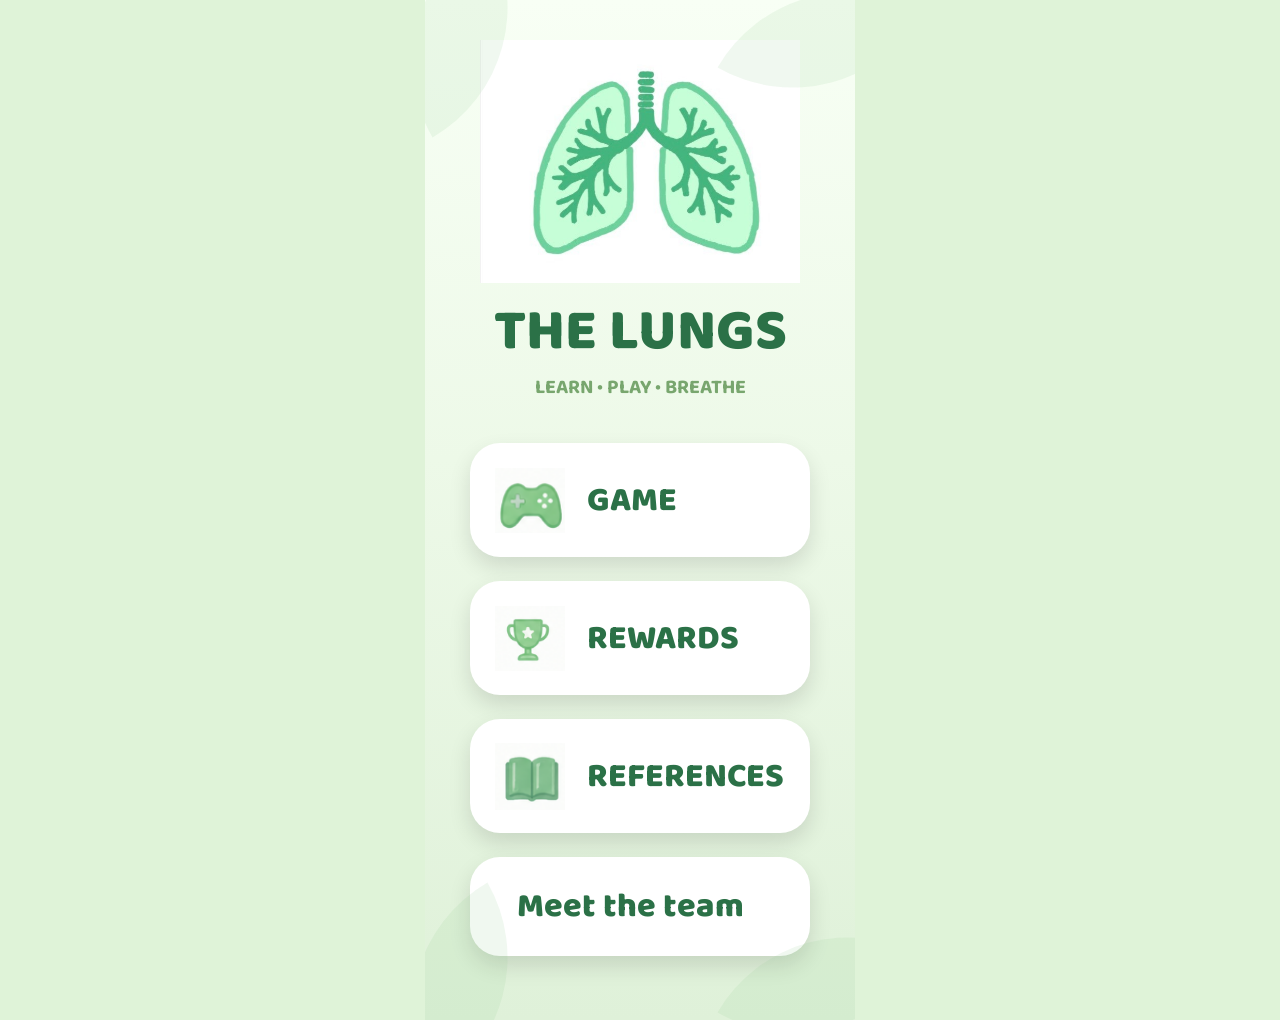
<file: index.html>
<!DOCTYPE html>
<html lang="en">

<head>

    <meta charset="UTF-8">
    <meta name="viewport" content="width=device-width, initial-scale=1.0">

    <title>The Lungs</title>

    <link rel="stylesheet" href="style.css">

    <link href="https://fonts.googleapis.com/css2?family=Baloo+2:wght@700;800&display=swap" rel="stylesheet">

</head>

<body>

<div class="background">

    <!-- Decorative Leaves -->
    <div class="leaf leaf-top-left"></div>
    <div class="leaf leaf-top-right"></div>
    <div class="leaf leaf-bottom-left"></div>
    <div class="leaf leaf-bottom-right"></div>

    <div class="container">

        <!-- Lungs Image -->
        <img src="Lungs mini icon.jpg" alt="Lungs" class="logo">

        <!-- Title -->
        <h1>THE LUNGS</h1>

        <p class="subtitle">
            LEARN • PLAY • BREATHE
        </p>

        <!-- GAME BUTTON -->
        <a href="game.html" class="card">

            <img src="controller.png" alt="Game" class="menu-icon">

            <span class="card-text">
                GAME
            </span>

        </a>

        <!-- REWARDS BUTTON -->
        <a href="rewards.html" class="card">

            <img src="trophy.png" alt="Rewards" class="menu-icon">

            <span class="card-text">
                REWARDS
            </span>

        </a>

        <!-- REFERENCES BUTTON -->
        <a href="references.html" class="card">

            <img src="books.png" alt="References" class="menu-icon">

            <span class="card-text">
                REFERENCES
            </span>

        </a>
       <!-- CONTRIBUTIONS BUTTON -->

       <a href="meettheteam.html" class="card">

         <span class="card-text">
              Meet the team
        </span>

</a>
        
        </div>

    </div>

</div>

</body>

</html>
</file>
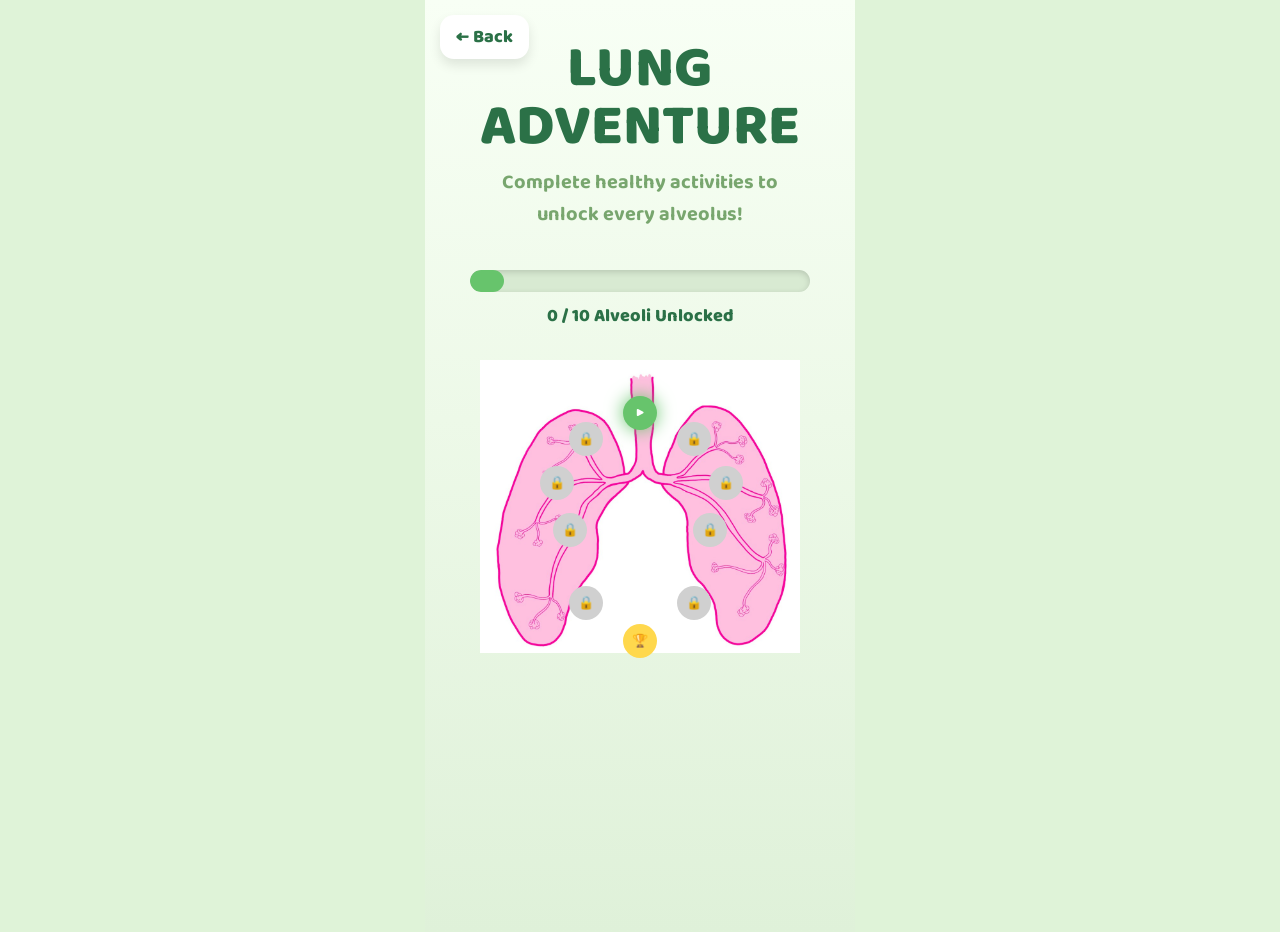
<file: game.html>
<!DOCTYPE html>
<html lang="en">

<head>

    <meta charset="UTF-8">
    <meta name="viewport" content="width=device-width, initial-scale=1.0">

    <title>Lung Adventure</title>

    <link rel="stylesheet" href="style.css">

    <link href="https://fonts.googleapis.com/css2?family=Baloo+2:wght@700;800&display=swap" rel="stylesheet">

</head>

<body>

<div class="background">

    <!-- Back Button -->

    <a href="index.html" class="back-button">
        ← Back
    </a>

    <div class="container">

        <h1>LUNG ADVENTURE</h1>

        <p class="subtitle">
            Complete healthy activities to unlock every alveolus!
        </p>

        <!-- Progress Bar -->

        <div class="progress-container">

            <div class="progress-bar">

                <div class="progress-fill"></div>

            </div>

            <p class="progress-text">
                0 / 10 Alveoli Unlocked
            </p>

        </div>

        <!-- Lung Image -->

        <div class="lung-map">

            <img src="lungs.jpeg" alt="Lungs" class="lungs-image">

            <!-- Start -->

            <button
                class="alveolus unlocked"
                id="alveolus1"
                style="top:18%; left:50%;">
                ▶
            </button>

            <!-- Left Lung -->

            <button
                class="alveolus locked"
                id="alveolus2"
                style="top:27%; left:33%;">
                🔒
            </button>

            <button
                class="alveolus locked"
                id="alveolus3"
                style="top:42%; left:24%;">
                🔒
            </button>

            <button
                class="alveolus locked"
                id="alveolus4"
                style="top:58%; left:28%;">
                🔒
            </button>

            <button
                class="alveolus locked"
                id="alveolus5"
                style="top:83%; left:33%;">
                🔒
            </button>

            <!-- Right Lung -->

            <button
                class="alveolus locked"
                id="alveolus6"
                style="top:27%; left:67%;">
                🔒
            </button>

            <button
                class="alveolus locked"
                id="alveolus7"
                style="top:42%; left:77%;">
                🔒
            </button>

            <button
                class="alveolus locked"
                id="alveolus8"
                style="top:58%; left:72%;">
                🔒
            </button>

            <button
                class="alveolus locked"
                id="alveolus9"
                style="top:83%; left:67%;">
                🔒
            </button>

            <!-- Trophy -->

            <button
            class="alveolus trophy locked"
            id="alveolus10"
            style="top:96%; left:50%;">
    🏆
</button>
        </div>



    </div>

</div>
<!-- Challenge Popup -->

<div id="challengePopup" class="challenge-popup">

    <div class="popup-box">

        <h2>Healthy Challenge</h2>

        <h3 id="challengeTitle">
            Walk for 30 minutes
        </h3>

        <p id="challengeInfo">
            Walking helps loosen mucus inside the lungs,
            making it easier to breathe for people with
            Cystic Fibrosis.
        </p>

        <button id="completeChallenge" class="challenge-button">
            ✔ Complete Challenge
        </button>

        <button id="closePopup" class="close-button">
            Close
        </button>

    </div>

</div>
<script src="script.js"></script>

</body>

</html>
</file>
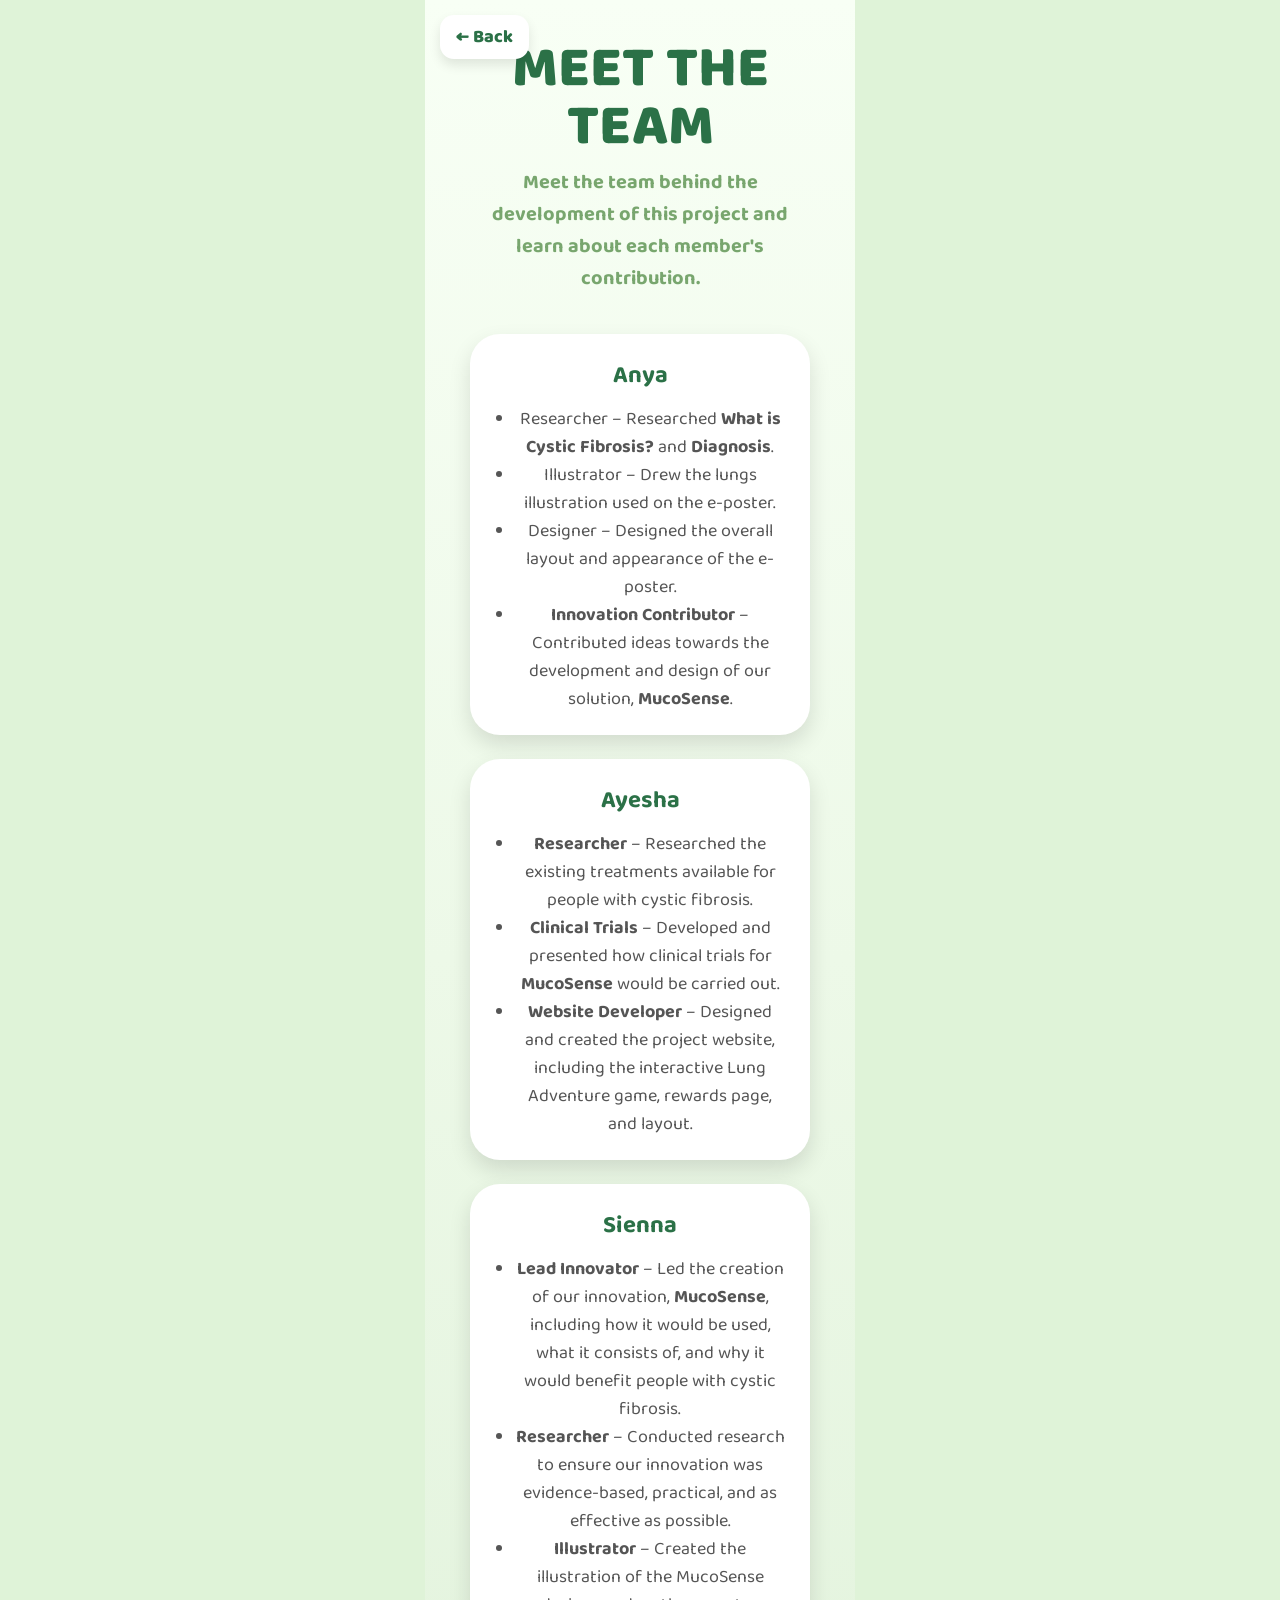
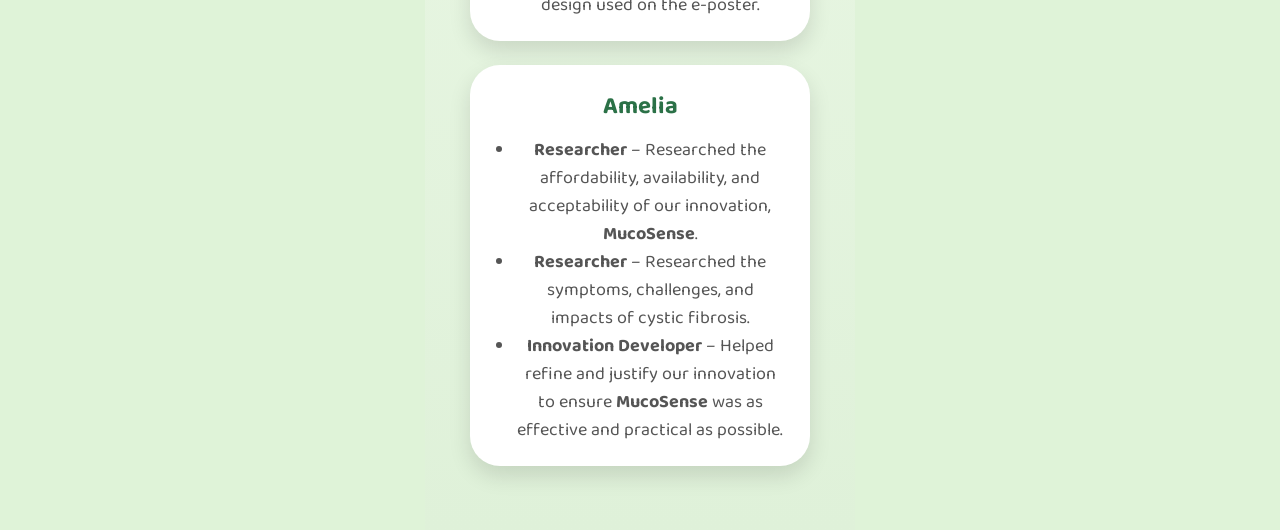
<file: meettheteam.html>
<!DOCTYPE html>
<html lang="en">

<head>

    <meta charset="UTF-8">
    <meta name="viewport" content="width=device-width, initial-scale=1.0">

    <title>Meet the Team</title>

    <link rel="stylesheet" href="style.css">

    <link href="https://fonts.googleapis.com/css2?family=Baloo+2:wght@700;800&display=swap" rel="stylesheet">

</head>

<body>

<div class="background">

    <!-- Back Button -->

    <a href="index.html" class="back-button">
        ← Back
    </a>

    <div class="container">

        <h1>MEET THE TEAM</h1>

        <p class="subtitle">

            Meet the team behind the development of this project and learn about each member's contribution.

        </p>

        <!-- Anya -->

        <div class="card">

            <div>

                <h2 style="color:#2b7147; margin-bottom:10px;">

                    Anya

                </h2>

                <p style="color:#555; font-size:18px;">
               <ul style="color:#555; font-size:18px; padding-left:20px;">

     <li>Researcher – Researched <strong>What is Cystic Fibrosis?</strong> and <strong>Diagnosis</strong>.</li>

    <li>Illustrator – Drew the lungs illustration used on the e-poster.</li>

    <li>Designer – Designed the overall layout and appearance of the e-poster.</li>
     <li><strong>Innovation Contributor</strong> – Contributed ideas towards the development and design of our solution, <strong>MucoSense</strong>.</li>              

    </ul>
                
                </p>

            </div>

        </div>

        <!-- Ayesha -->

        <div class="card">

            <div>

                <h2 style="color:#2b7147; margin-bottom:10px;">

                    Ayesha

                </h2>

                <p style="color:#555; font-size:18px;">

                    <ul style="color:#555; font-size:18px; padding-left:20px;">

    <li><strong>Researcher</strong> – Researched the existing treatments available for people with cystic fibrosis.</li>

    <li><strong>Clinical Trials</strong> – Developed and presented how clinical trials for <strong>MucoSense</strong> would be carried out.</li>

    <li><strong>Website Developer</strong> – Designed and created the project website, including the interactive Lung Adventure game, rewards page, and layout.</li>

</ul>

                </p>

            </div>

        </div>

        <!-- Sienna -->

        <div class="card">

            <div>

                <h2 style="color:#2b7147; margin-bottom:10px;">
                    Sienna              
                </h2>

                <p style="color:#555; font-size:18px;">

                    <ul style="color:#555; font-size:18px; padding-left:20px;">

    <li><strong>Lead Innovator</strong> – Led the creation of our innovation, <strong>MucoSense</strong>, including how it would be used, what it consists of, and why it would benefit people with cystic fibrosis.</li>

    <li><strong>Researcher</strong> – Conducted research to ensure our innovation was evidence-based, practical, and as effective as possible.</li>

    <li><strong>Illustrator</strong> – Created the illustration of the MucoSense design used on the e-poster.</li>


                </p>

            </div>

        </div>

        <!-- Amelia -->

        <div class="card">

            <div>

                <h2 style="color:#2b7147; margin-bottom:10px;">

                    Amelia

                </h2>

                <p style="color:#555; font-size:18px;">

                    <ul style="color:#555; font-size:18px; padding-left:20px;">

    <li><strong>Researcher</strong> – Researched the affordability, availability, and acceptability of our innovation, <strong>MucoSense</strong>.</li>

    <li><strong>Researcher</strong> – Researched the symptoms, challenges, and impacts of cystic fibrosis.</li>

    <li><strong>Innovation Developer</strong> – Helped refine and justify our innovation to ensure <strong>MucoSense</strong> was as effective and practical as possible.</li>

</ul>

                </p>

            </div>

        </div>

    </div>

</div>

</body>

</html>
</file>
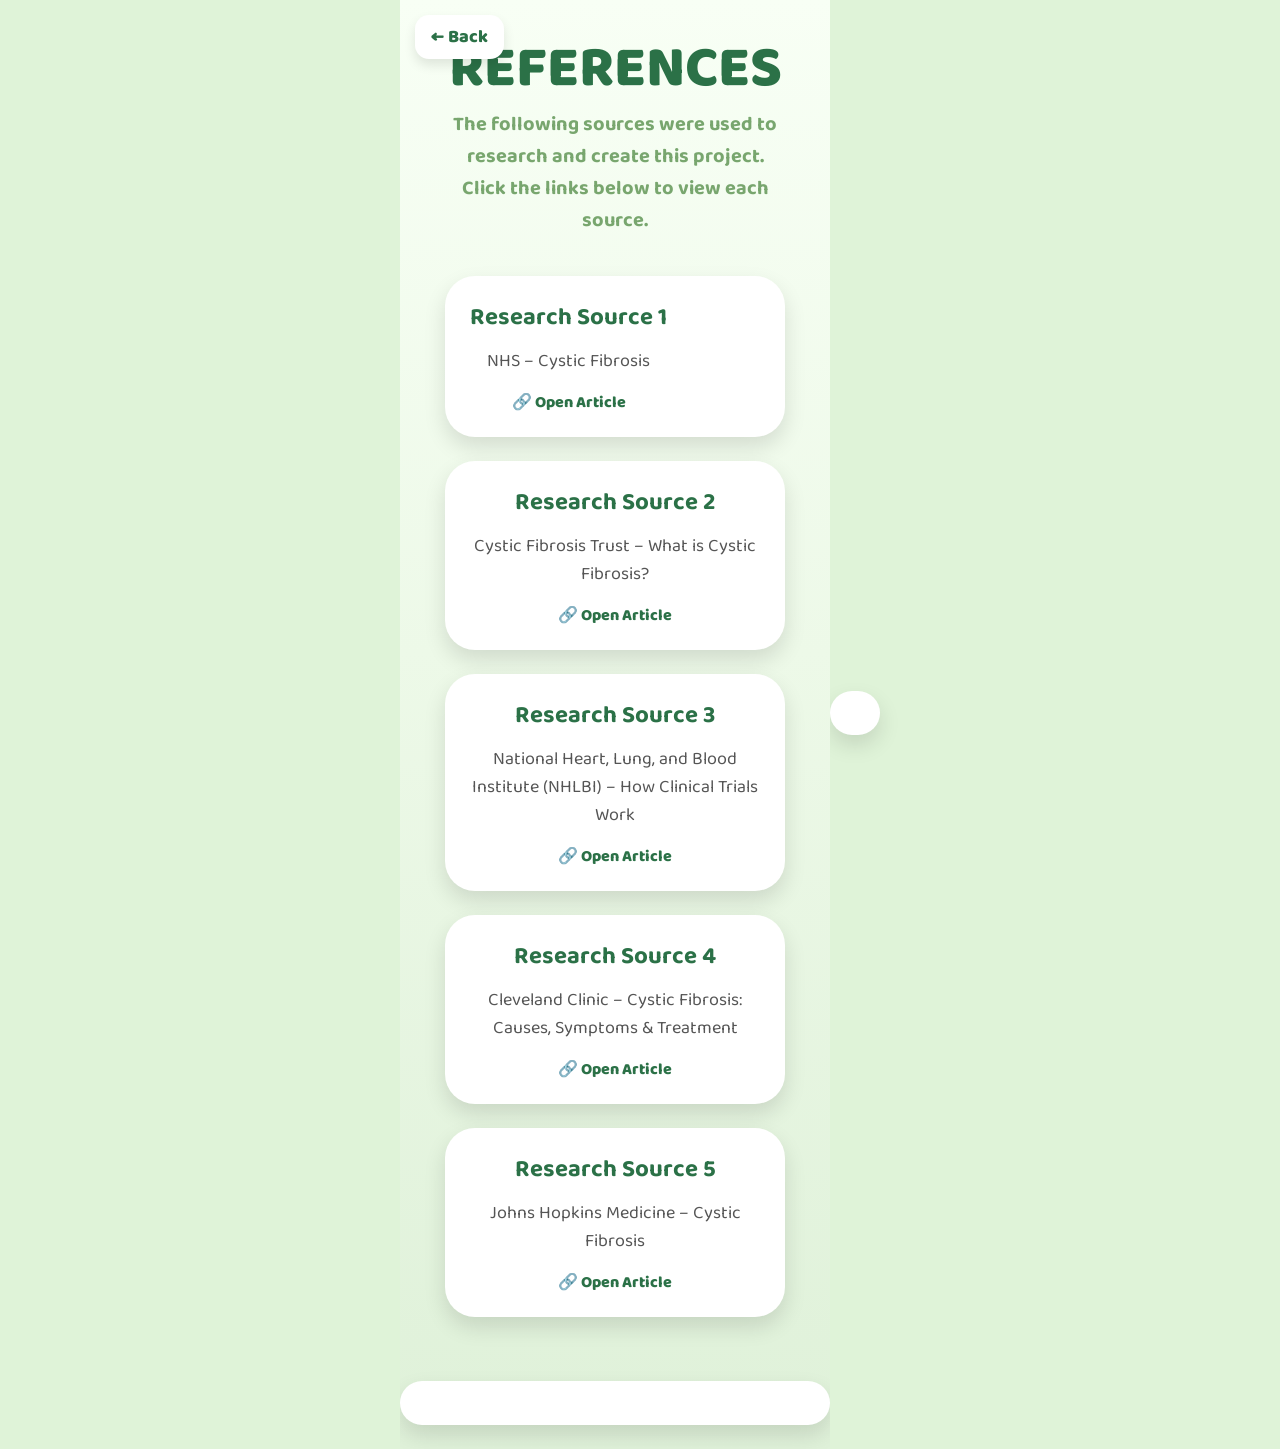
<file: references.html>
<!DOCTYPE html>
<html lang="en">

<head>

    <meta charset="UTF-8">
    <meta name="viewport" content="width=device-width, initial-scale=1.0">

    <title>References</title>

    <link rel="stylesheet" href="style.css">

    <link href="https://fonts.googleapis.com/css2?family=Baloo+2:wght@700;800&display=swap" rel="stylesheet">

</head>

<body>

<div class="background">

    <a href="index.html" class="back-button">
        ← Back
    </a>

    <div class="container">

        <h1>REFERENCES</h1>

        <p class="subtitle">

        The following sources were used to research and create this project.

        Click the links below to view each source.

        </p>

        <!-- Reference 1 -->

        <a href="https://www.nhs.uk/conditions/cystic-fibrosis/"
           target="_blank"
           class="card">

            <div>

                <h2 style="color:#2b7147; margin-bottom:10px;">

                    Research Source 1

                </h2>

                <p style="color:#555; font-size:18px; margin-bottom:15px;">

                    NHS – Cystic Fibrosis

                </p>

                <p style="color:#2b7147; font-weight:800;">

                    🔗 Open Article

                </p>

            </div>

        </a>
        <!-- Reference 2 -->

<a href="https://www.cysticfibrosis.org.uk/what-is-cystic-fibrosis"
   target="_blank"
   class="card">

    <div>

        <h2 style="color:#2b7147; margin-bottom:10px;">

            Research Source 2

        </h2>

        <p style="color:#555; font-size:18px; margin-bottom:15px;">

            Cystic Fibrosis Trust – What is Cystic Fibrosis?

        </p>

        <p style="color:#2b7147; font-weight:800;">

            🔗 Open Article

        </p>

    </div>

</a>
<!-- Reference 3 -->

<a href="https://www.nhlbi.nih.gov/research/clinical-trials/how-studies-work"
   target="_blank"
   class="card">

    <div>

        <h2 style="color:#2b7147; margin-bottom:10px;">

            Research Source 3

        </h2>

        <p style="color:#555; font-size:18px; margin-bottom:15px;">

            National Heart, Lung, and Blood Institute (NHLBI) – How Clinical Trials Work

        </p>

        <p style="color:#2b7147; font-weight:800;">

            🔗 Open Article

        </p>

    </div>

</a>
<!-- Reference 4 -->

<a href="https://my.clevelandclinic.org/health/diseases/9358-cystic-fibrosis"
   target="_blank"
   class="card">

    <div>

        <h2 style="color:#2b7147; margin-bottom:10px;">

            Research Source 4

        </h2>

        <p style="color:#555; font-size:18px; margin-bottom:15px;">

            Cleveland Clinic – Cystic Fibrosis: Causes, Symptoms & Treatment

        </p>

        <p style="color:#2b7147; font-weight:800;">

            🔗 Open Article

        </p>

    </div>

</a>  
<!-- Reference 5 -->

<a href="https://www.hopkinsmedicine.org/health/conditions-and-diseases/cystic-fibrosis"
   target="_blank"
   class="card">

    <div>

        <h2 style="color:#2b7147; margin-bottom:10px;">

            Research Source 5

        </h2>

        <p style="color:#555; font-size:18px; margin-bottom:15px;">

            Johns Hopkins Medicine – Cystic Fibrosis

        </p>

        <p style="color:#2b7147; font-weight:800;">

            🔗 Open Article

        </p>

    </div>

    </div>

</div>

</body>

</html>
</file>
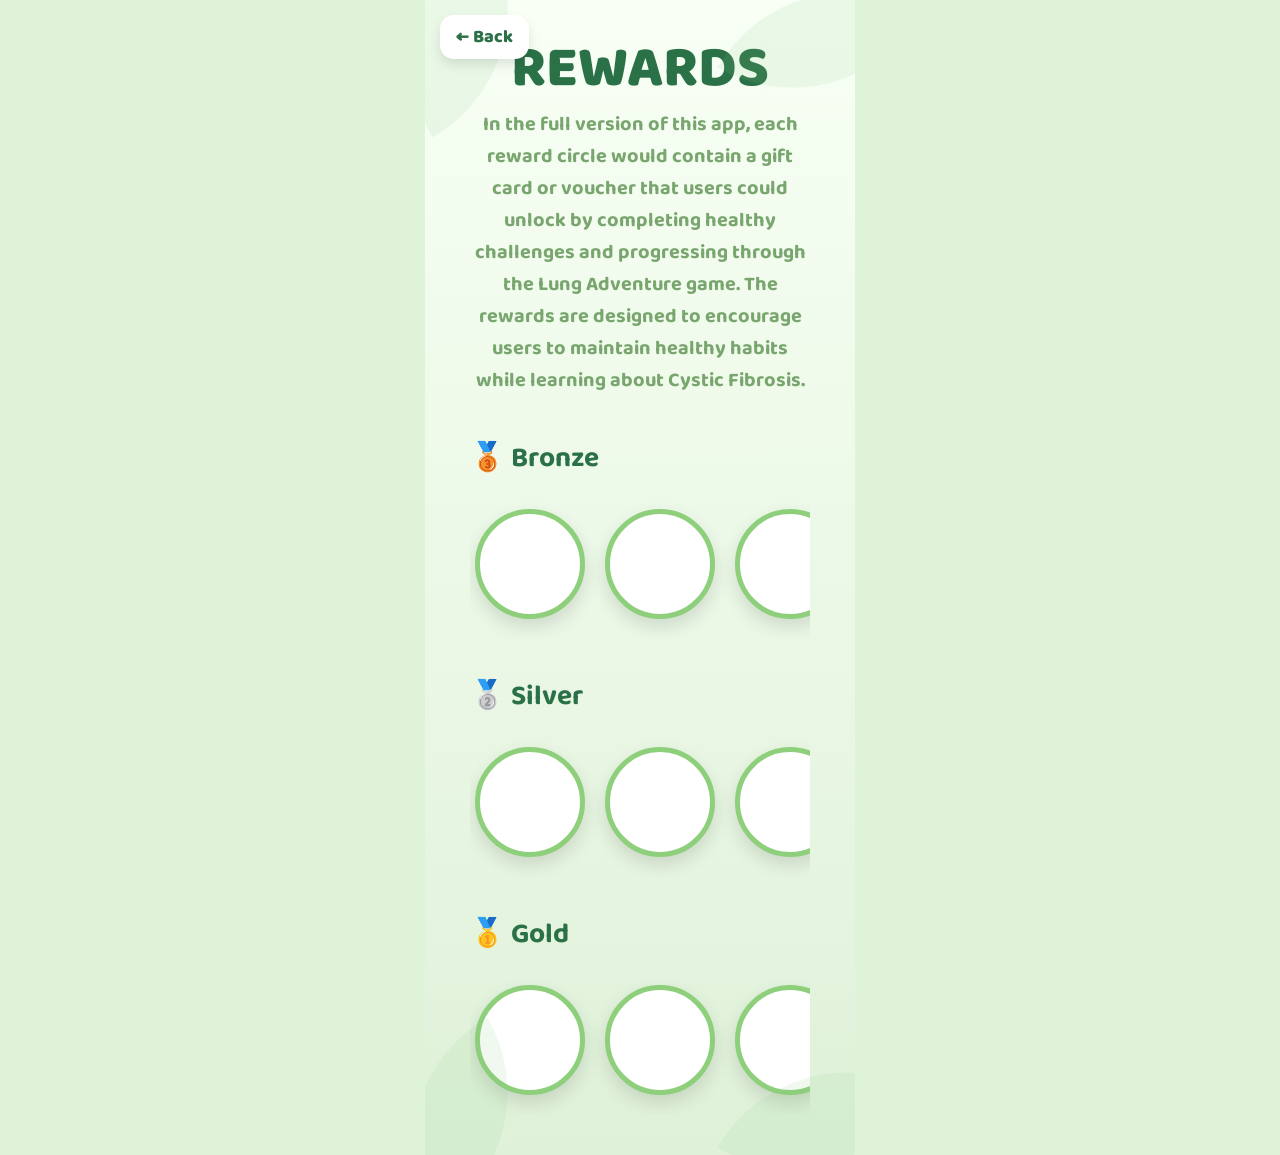
<file: rewards.html>
<!DOCTYPE html>
<html lang="en">

<head>

    <meta charset="UTF-8">
    <meta name="viewport" content="width=device-width, initial-scale=1.0">

    <title>Rewards</title>

    <link rel="stylesheet" href="style.css">

    <link href="https://fonts.googleapis.com/css2?family=Baloo+2:wght@700;800&display=swap" rel="stylesheet">

</head>

<body>

<div class="background">

    <!-- Decorative Leaves -->
    <div class="leaf leaf-top-left"></div>
    <div class="leaf leaf-top-right"></div>
    <div class="leaf leaf-bottom-left"></div>
    <div class="leaf leaf-bottom-right"></div>

    <div class="container">

        <!-- Back Button -->
        <a href="index.html" class="back-button">
            ← Back
        </a>

        <h1>REWARDS</h1>

        <p class="subtitle">

        In the full version of this app, each reward circle would contain a gift card or voucher that users could unlock by completing healthy challenges and progressing through the Lung Adventure game.

        The rewards are designed to encourage users to maintain healthy habits while learning about Cystic Fibrosis.


        <!-- Bronze -->
        <div class="reward-section">

            <h2>🥉 Bronze</h2>

            <div class="reward-row">

                <div class="reward-circle"></div>
                <div class="reward-circle"></div>
                <div class="reward-circle"></div>
                <div class="reward-circle"></div>
                <div class="reward-circle"></div>

            </div>

        </div>

        <!-- Silver -->
        <div class="reward-section">

            <h2>🥈 Silver</h2>

            <div class="reward-row">

                <div class="reward-circle"></div>
                <div class="reward-circle"></div>
                <div class="reward-circle"></div>
                <div class="reward-circle"></div>
                <div class="reward-circle"></div>

            </div>

        </div>

        <!-- Gold -->
        <div class="reward-section">

            <h2>🥇 Gold</h2>

            <div class="reward-row">

                <div class="reward-circle"></div>
                <div class="reward-circle"></div>
                <div class="reward-circle"></div>
                <div class="reward-circle"></div>
                <div class="reward-circle"></div>

            </div>

        </div>

    </div>

</div>

</body>

</html>
</file>
<file: style.css>
*{
    margin:0;
    padding:0;
    box-sizing:border-box;
}

body{

    font-family:'Baloo 2',cursive;

    background:#dff3d8;

    display:flex;
    justify-content:center;
    align-items:center;

    min-height:100vh;
}

/* ========================= */
/* MAIN BACKGROUND */
/* ========================= */

.background{

    position:relative;

    width:430px;
    min-height:932px;

    overflow:hidden;

    background:linear-gradient(
        180deg,
        #f8fff5 0%,
        #edf9e8 45%,
        #dff1d9 100%
    );
}

/* ========================= */
/* DECORATIVE LEAVES */
/* ========================= */

.leaf{

    position:absolute;

    width:150px;
    height:150px;

    background:#84c483;

    opacity:.12;

    border-radius:100% 0 100% 0;
}

.leaf-top-left{

    top:-40px;
    left:-40px;

    transform:rotate(-30deg);
}

.leaf-top-right{

    top:-35px;
    right:-40px;

    transform:rotate(30deg);
}

.leaf-bottom-left{

    bottom:-40px;
    left:-40px;

    transform:rotate(150deg);
}

.leaf-bottom-right{

    bottom:-40px;
    right:-40px;

    transform:rotate(-150deg);
}

/* ========================= */
/* CONTENT */
/* ========================= */

.container{

    width:100%;

    max-width:380px;

    margin:0 auto;

    padding:40px 20px;

    text-align:center;

}
/* ========================= */
/* LUNGS IMAGE */
/* ========================= */

.logo{

    width:320px;

    display:block;

    margin:auto;

    margin-bottom:20px;
}

/* ========================= */
/* TITLES */
/* ========================= */

h1{

    color:#2b7147;

    font-size:58px;

    font-weight:800;

    line-height:1;
}

.subtitle{

    color:#78a66e;

    font-size:20px;

    margin-top:10px;

    margin-bottom:40px;

    font-weight:700;
}

/* ========================= */
/* MENU BUTTONS */
/* ========================= */

.card{

    background:white;

    display:flex;

    align-items:center;

    border-radius:30px;

    padding:22px 25px;

    margin-bottom:24px;

    text-decoration:none;

    box-shadow:0 10px 22px rgba(0,0,0,.12);

    transition:.2s;
}

.card:hover{

    transform:translateY(-3px);
}

/* ========================= */
/* ICONS */
/* ========================= */

.menu-icon{

    width:70px;
    height:70px;

    object-fit:contain;
}

.card-text{

    margin-left:22px;

    color:#2b7147;

    font-size:34px;

    font-weight:800;
}

/* ========================= */
/* HEART */
/* ========================= */

.heartbeat{

    margin-top:30px;

    font-size:60px;

    color:#8bc987;

    opacity:.25;
}

/* ========================= */
/* BACK BUTTON */
/* ========================= */

.back-button{

    position:absolute;

    top:15px;
    left:15px;

    display:inline-block;

    padding:8px 16px;

    background:white;

    border-radius:14px;

    text-decoration:none;

    color:#2b7147;

    font-weight:800;

    font-size:18px;

    box-shadow:0 6px 12px rgba(0,0,0,.10);

    z-index:100;

    transition:0.2s;
}

.back-button:hover{

    transform:translateY(-2px);

}

/* ========================= */
/* REWARD PAGE */
/* ========================= */

.reward-section{

    margin-top:35px;
}

.reward-section h2{

    color:#2b7147;

    font-size:28px;

    text-align:left;

    margin-bottom:18px;
}

/* ========================= */
/* REWARD ROW */
/* ========================= */

.reward-row{

    display:flex;

    gap:20px;

    overflow-x:auto;

    padding:10px 5px 20px 5px;

    scrollbar-width:thin;

    scrollbar-color:#8ecf7b transparent;
}

/* ========================= */
/* REWARD CIRCLES */
/* ========================= */

.reward-circle{

    flex:0 0 auto;

    width:110px;
    height:110px;

    border-radius:50%;

    background:white;

    border:5px solid #8ecf7b;

    box-shadow:0 8px 18px rgba(0,0,0,.12);

    display:flex;

    justify-content:center;

    align-items:center;
}

/* Reward Images */

.reward-image{

    width:80%;
    height:80%;

    object-fit:contain;
}

/* ========================= */
/* MOBILE */
/* ========================= */

@media(max-width:450px){

.background{

    width:100%;
    min-height:100vh;
}

.logo{

    width:280px;
}

h1{

    font-size:52px;
}

.card-text{

    font-size:30px;
}

.menu-icon{

    width:60px;
    height:60px;
}

.reward-circle{

    width:58px;
    height:58px;
}

}

.progress-container{

    width:100%;

    margin:20px 0 30px 0;

}

.progress-bar{

    width:100%;

    height:22px;

    background:#d8ead2;

    border-radius:20px;

    overflow:hidden;

    box-shadow:inset 0 2px 6px rgba(0,0,0,0.15);

}

.progress-fill{

    width:10%;

    height:100%;

    background:#67c46c;

    border-radius:20px;

    transition:width .8s ease;

}

.progress-text{

    text-align:center;

    margin-top:10px;

    color:#2b7147;

    font-weight:800;

    font-size:18px;

}

/* ========================= */
/* LUNG IMAGE */
/* ========================= */

.lung-map{

    position:relative;

    width:320px;

    margin:30px auto;

}

.lungs-image{

    width:320px;

    height:auto;

    display:block;

    margin:auto;

}

/* ========================= */
/* ALVEOLI */
/* ========================= */

.alveolus{

    position:absolute;

    width:34px;

    height:34px;

    border-radius:50%;

    border:none;

    cursor:pointer;

    font-family:'Baloo 2', cursive;

    font-size:13px;

    font-weight:800;

    transform:translate(-50%,-50%);

    transition:0.25s;

}

/* First unlocked */

.unlocked{

    background:#67c46c;

    color:white;

    box-shadow:0 0 18px #67c46c;

}

.unlocked:hover{

    transform:translate(-50%,-50%) scale(1.1);

}

/* Locked */

.locked{

    background:#d0d0d0;

    color:#666;

    cursor:not-allowed;

}

/* Final Trophy */

#alveolus10{

    background:#FFD84D;

    color:#333;

}

/* ========================= */
/* CHALLENGE POPUP */
/* ========================= */

.challenge-popup{

    display:none;

    position:fixed;

    top:50%;

    left:50%;

    transform:translate(-50%,-50%);

    width:340px;

    background:white;

    border-radius:25px;

    padding:25px;

    box-shadow:0 20px 40px rgba(0,0,0,.25);

    z-index:1000;

}

.challenge-popup h2{

    color:#2b7147;

    margin-bottom:15px;

}

.challenge-popup p{

    color:#555;

    font-size:18px;

    margin-bottom:20px;

}

.challenge-button{

    width:100%;

    padding:15px;

    border:none;

    border-radius:20px;

    background:#67c46c;

    color:white;

    font-size:18px;

    font-weight:800;

    cursor:pointer;

}

.challenge-button:hover{

    background:#4fa756;
/* ========================= */
/* CHALLENGE POPUP */
/* ========================= */

.challenge-popup{

    display:none;

    position:fixed;

    top:0;
    left:0;

    width:100%;
    height:100%;

    background:rgba(0,0,0,0.45);

    justify-content:center;
    align-items:center;

    z-index:999;

}

.popup-box{

    width:320px;

    background:white;

    border-radius:30px;

    padding:30px;

    text-align:center;

    box-shadow:0 15px 35px rgba(0,0,0,.25);

    animation:popup 0.3s ease;

}

.popup-box h2{

    color:#2b7147;

    margin-bottom:15px;

    font-size:30px;

}

.popup-box h3{

    color:#67c46c;

    font-size:24px;

    margin-bottom:18px;

}

.popup-box p{

    color:#666;

    font-size:18px;

    line-height:1.5;

    margin-bottom:30px;

}

.challenge-button{

    width:100%;

    padding:16px;

    border:none;

    border-radius:20px;

    background:#67c46c;

    color:white;

    font-size:20px;

    font-weight:800;

    cursor:pointer;

    margin-bottom:15px;

    transition:.2s;

}

.challenge-button:hover{

    transform:scale(1.03);

    background:#4fa756;

}

.close-button{

    width:100%;

    padding:14px;

    border:none;

    border-radius:20px;

    background:#dddddd;

    color:#333;

    font-size:18px;

    font-weight:700;

    cursor:pointer;

}

.close-button:hover{

    background:#cfcfcf;

}

@keyframes popup{

    from{

        transform:scale(.8);

        opacity:0;

    }

    to{

        transform:scale(1);

        opacity:1;

    }

}

}
/* ========================= */
/* UNLOCK ANIMATION */
/* ========================= */

@keyframes unlockGlow{

    0%{

        transform:translate(-50%,-50%) scale(0.6);

        box-shadow:0 0 0 #67c46c;

    }

    50%{

        transform:translate(-50%,-50%) scale(1.3);

        box-shadow:0 0 35px #67c46c;

    }

    100%{

        transform:translate(-50%,-50%) scale(1);

        box-shadow:0 0 15px #67c46c;

    }

}

.newUnlock{

    animation:unlockGlow .6s ease;
    /* ========================= */
/* TROPHY */
/* ========================= */

.trophy{

    filter:grayscale(100%);

    opacity:0.5;

}

.trophy.unlocked{

    filter:grayscale(0%);

    opacity:1;

    box-shadow:0 0 20px gold;

}

}
</file>
